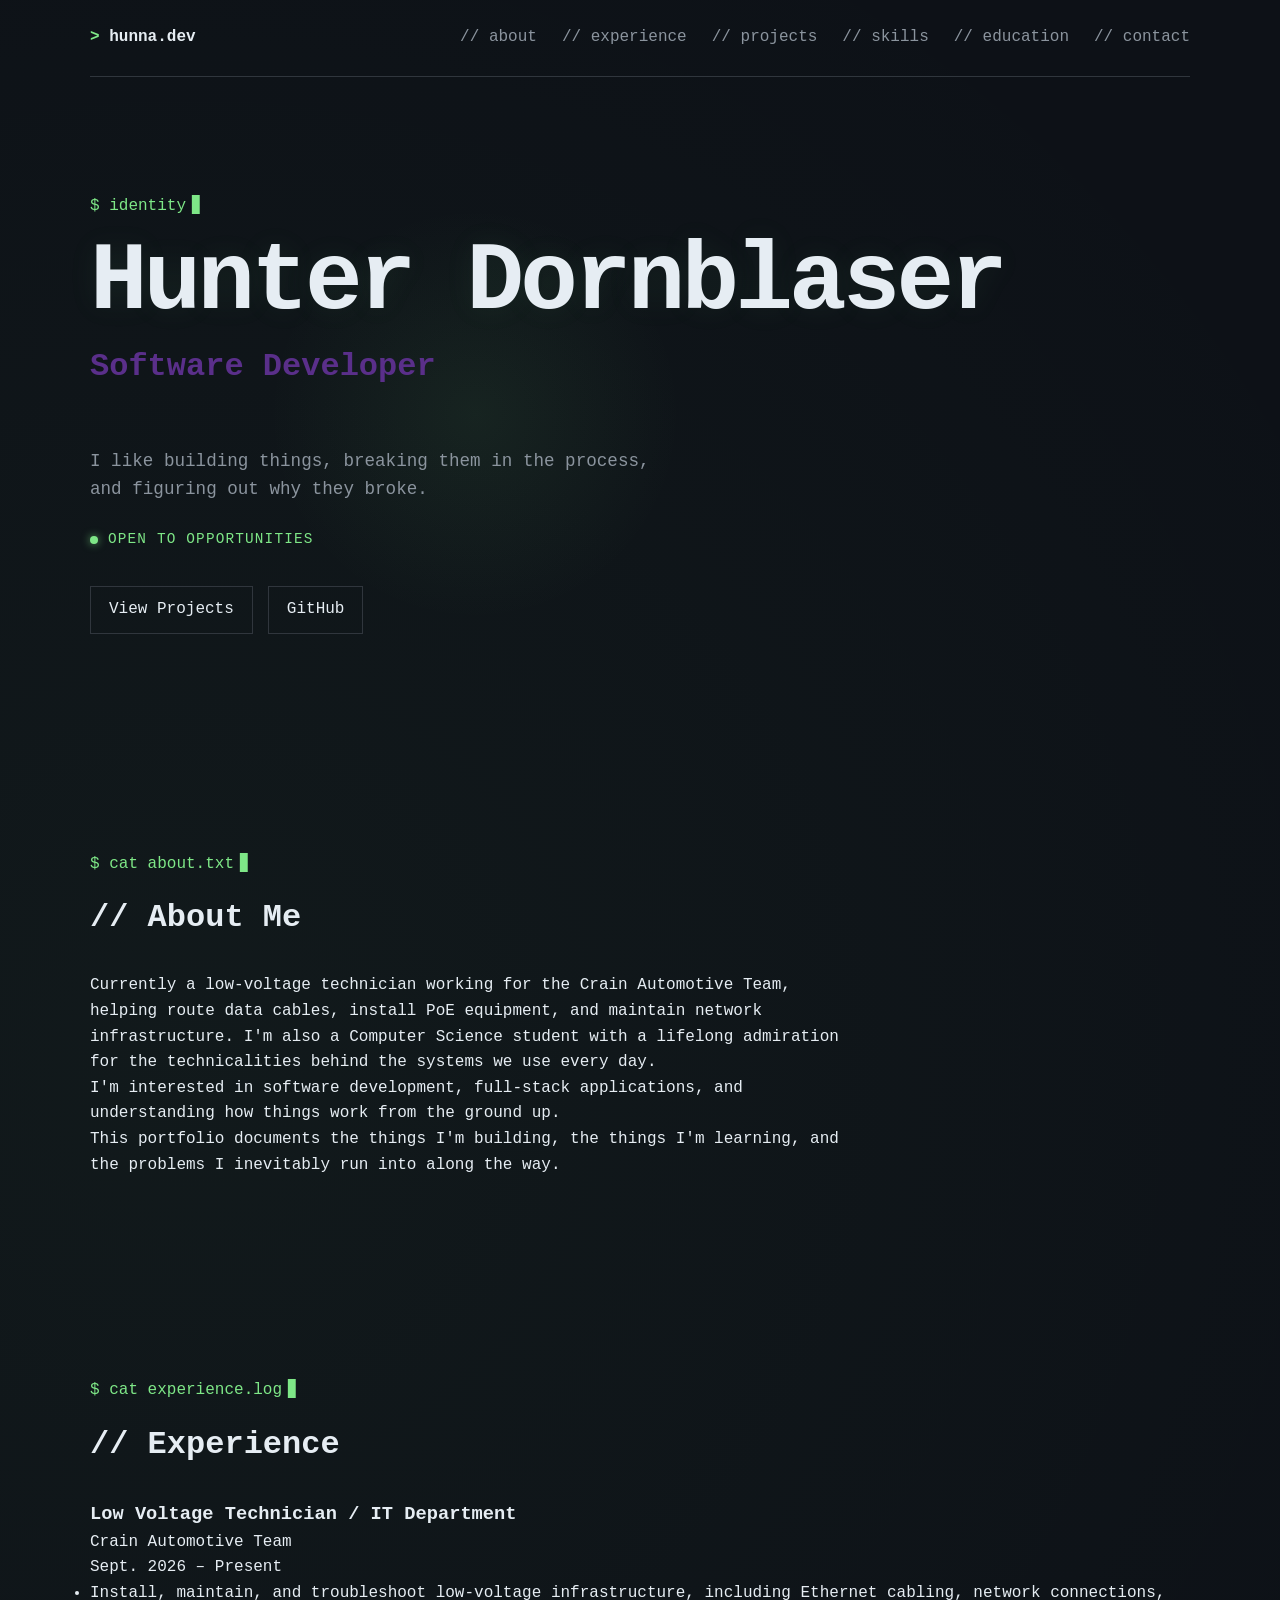
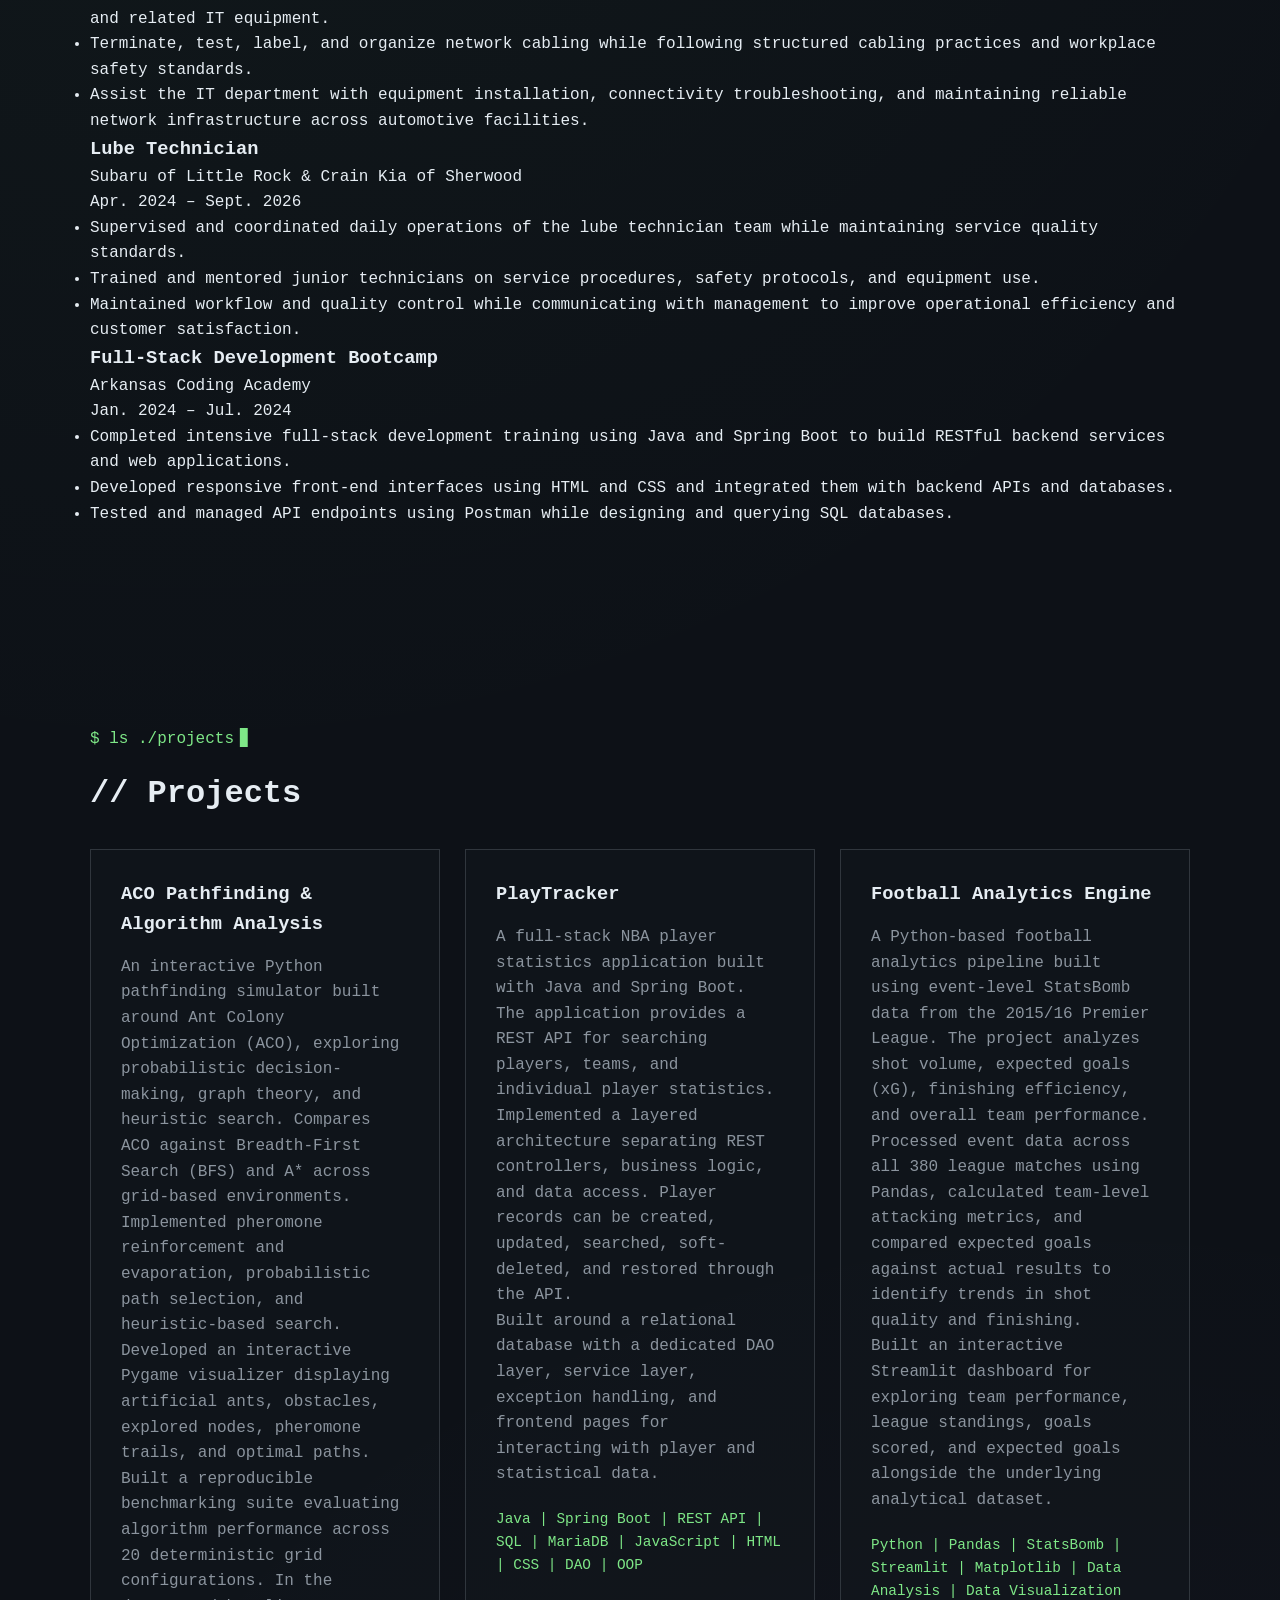
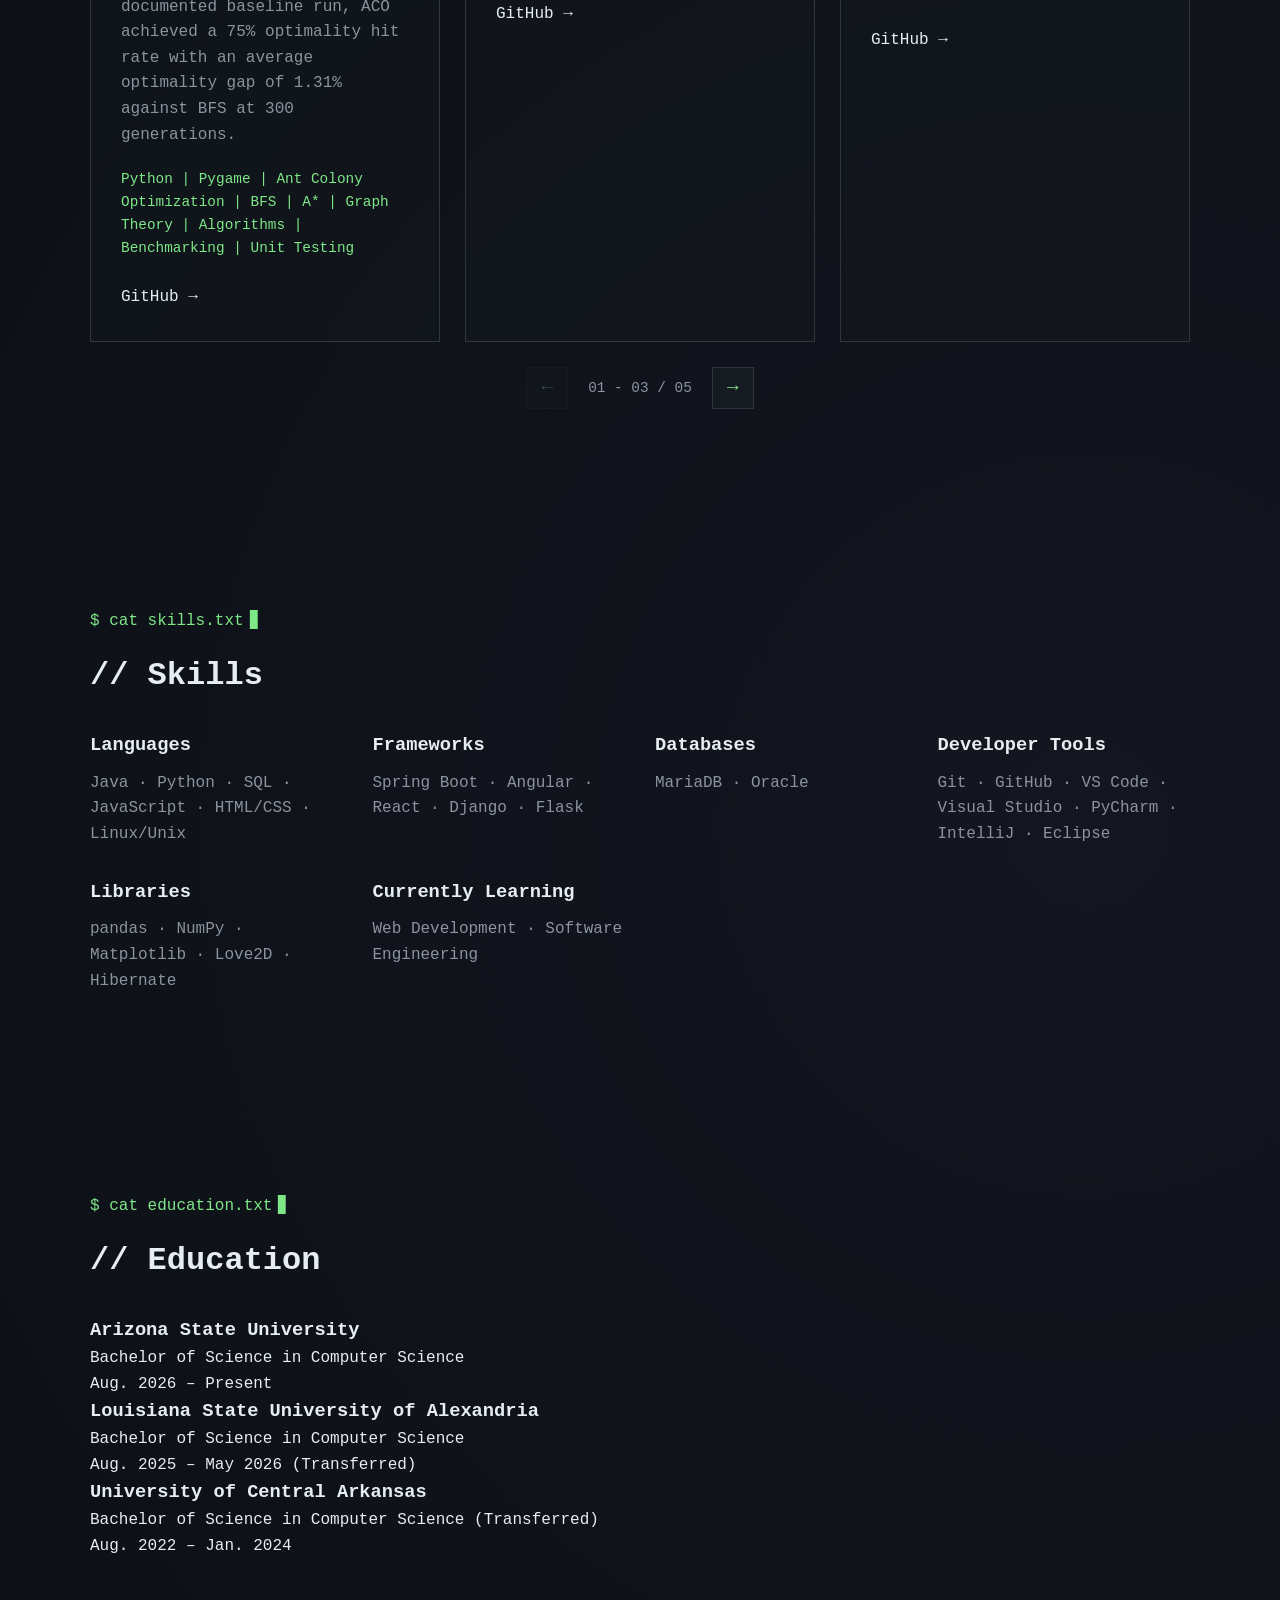
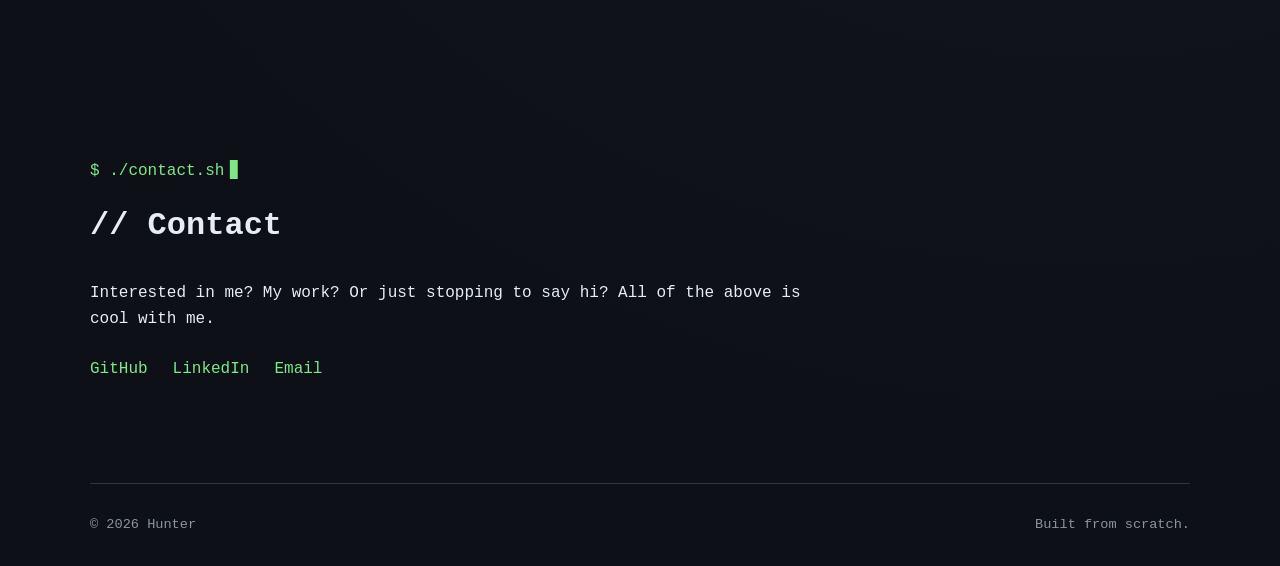
<file: index.html>
<!DOCTYPE html>
<html lang="en">
<head>
    <meta charset="UTF-8">
    <meta name="viewport" content="width=device-width, initial-scale=1.0">
    <meta name="description" content="Hunter Dornblaser — software developer and Computer Science student building software, algorithms, and full-stack applications.">
    <meta name="theme-color" content="#0b0b0f">
    <title>Hunna.dev | Hunter Dornblaser</title>
    <link rel="stylesheet" href="style.css">
    <link rel="icon" type="image/png" href="favicon.png">
</head>

<body>
    <header>
        <nav aria-label="Main navigation">
            <a class="logo" href="/" aria-label="Hunna.dev home">hunna.dev</a>
            <div class="nav-links">
                <a href="#about">// about</a>
                <a href="#experience">// experience</a>
                <a href="#projects">// projects</a>
                <a href="#skills">// skills</a>
                <a href="#education">// education</a>
                <a href="#contact">// contact</a>
            </div>
        </nav>
    </header>

    <main>
        <section id="hero" aria-labelledby="hero-title">
            <p class="terminal-line">$ identity</p>
            <h1 id="hero-title">Hunter Dornblaser</h1>
            <h2>Software Developer</h2>
            <p class="intro">
                I like building things, breaking them in the process, and figuring out why they broke.
            </p>
            <p class="availability">
                <span class="status-dot" aria-hidden="true"></span>
                Open to opportunities
            </p>
            <div class="hero-buttons">
                <a href="#projects">View Projects</a>
                <a href="https://github.com/DustyLawnChair" target="_blank" rel="noopener noreferrer">
                    GitHub
                </a>
            </div>
        </section>

        <section id="about" aria-labelledby="about-title">
            <p class="terminal-line">$ cat about.txt</p>
            <h2 id="about-title">// About Me</h2>
            <p>
                Currently a low-voltage technician working for the Crain Automotive Team,
                helping route data cables, install PoE equipment, and maintain network
                infrastructure. I'm also a Computer Science student with a lifelong
                admiration for the technicalities behind the systems we use every day.
            </p>
            <p>
                I'm interested in software development, full-stack applications, and
                understanding how things work from the ground up.
            </p>
            <p>
                This portfolio documents the things I'm building, the things I'm learning,
                and the problems I inevitably run into along the way.
            </p>
        </section>

        <section id="experience" aria-labelledby="experience-title">
            <p class="terminal-line">$ cat experience.log</p>
            <h2 id="experience-title">// Experience</h2>

            <article class="experience-item">
                <div class="experience-header">
                    <div>
                        <h3>Low Voltage Technician / IT Department</h3>
                        <p class="company">Crain Automotive Team</p>
                    </div>
                    <span>Sept. 2026 – Present</span>
                </div>
                <ul>
                    <li>Install, maintain, and troubleshoot low-voltage infrastructure, including Ethernet cabling, network connections, and related IT equipment.</li>
                    <li>Terminate, test, label, and organize network cabling while following structured cabling practices and workplace safety standards.</li>
                    <li>Assist the IT department with equipment installation, connectivity troubleshooting, and maintaining reliable network infrastructure across automotive facilities.</li>
                </ul>
            </article>

            <article class="experience-item">
                <div class="experience-header">
                    <div>
                        <h3>Lube Technician</h3>
                        <p class="company">Subaru of Little Rock &amp; Crain Kia of Sherwood</p>
                    </div>
                    <span>Apr. 2024 – Sept. 2026</span>
                </div>
                <ul>
                    <li>Supervised and coordinated daily operations of the lube technician team while maintaining service quality standards.</li>
                    <li>Trained and mentored junior technicians on service procedures, safety protocols, and equipment use.</li>
                    <li>Maintained workflow and quality control while communicating with management to improve operational efficiency and customer satisfaction.</li>
                </ul>
            </article>

            <article class="experience-item">
                <div class="experience-header">
                    <div>
                        <h3>Full-Stack Development Bootcamp</h3>
                        <p class="company">Arkansas Coding Academy</p>
                    </div>
                    <span>Jan. 2024 – Jul. 2024</span>
                </div>
                <ul>
                    <li>Completed intensive full-stack development training using Java and Spring Boot to build RESTful backend services and web applications.</li>
                    <li>Developed responsive front-end interfaces using HTML and CSS and integrated them with backend APIs and databases.</li>
                    <li>Tested and managed API endpoints using Postman while designing and querying SQL databases.</li>
                </ul>
            </article>
        </section>

        <section id="projects" aria-labelledby="projects-title">
            <p class="terminal-line">$ ls ./projects</p>
            <h2 id="projects-title">// Projects</h2>

            <div class="projects-wrapper">
                <div class="projects-container" id="projects-container" aria-label="Project portfolio">

                    <article class="project-card">
                        <h3>ACO Pathfinding &amp; Algorithm Analysis</h3>
                        <p>
                            An interactive Python pathfinding simulator built around Ant Colony
                            Optimization (ACO), exploring probabilistic decision-making, graph
                            theory, and heuristic search. Compares ACO against Breadth-First
                            Search (BFS) and A* across grid-based environments.
                        </p>
                        <p>
                            Implemented pheromone reinforcement and evaporation, probabilistic
                            path selection, and heuristic-based search. Developed an interactive
                            Pygame visualizer displaying artificial ants, obstacles, explored
                            nodes, pheromone trails, and optimal paths.
                        </p>
                        <p>
                            Built a reproducible benchmarking suite evaluating algorithm
                            performance across 20 deterministic grid configurations. In the
                            documented baseline run, ACO achieved a 75% optimality hit rate
                            with an average optimality gap of 1.31% against BFS at 300 generations.
                        </p>
                        <p class="technologies">
                            Python | Pygame | Ant Colony Optimization | BFS | A* |
                            Graph Theory | Algorithms | Benchmarking | Unit Testing
                        </p>
                        <div class="project-links">
                            <a href="https://github.com/DustyLawnChair/aco-pathfinding" target="_blank" rel="noopener noreferrer">
                                GitHub →
                            </a>
                        </div>
                    </article>

                    <article class="project-card">
                        <h3>PlayTracker</h3>
                        <p>
                            A full-stack NBA player statistics application built with Java
                            and Spring Boot. The application provides a REST API for searching
                            players, teams, and individual player statistics.
                        </p>
                        <p>
                            Implemented a layered architecture separating REST controllers,
                            business logic, and data access. Player records can be created,
                            updated, searched, soft-deleted, and restored through the API.
                        </p>
                        <p>
                            Built around a relational database with a dedicated DAO layer,
                            service layer, exception handling, and frontend pages for
                            interacting with player and statistical data.
                        </p>
                        <p class="technologies">
                            Java | Spring Boot | REST API | SQL | MariaDB |
                            JavaScript | HTML | CSS | DAO | OOP
                        </p>
                        <div class="project-links">
                            <a href="https://github.com/DustyLawnChair/HunnasProjects" target="_blank" rel="noopener noreferrer">
                                GitHub →
                            </a>
                        </div>
                    </article>

                    <article class="project-card">
                        <h3>Football Analytics Engine</h3>
                        <p>
                            A Python-based football analytics pipeline built using event-level
                            StatsBomb data from the 2015/16 Premier League. The project analyzes
                            shot volume, expected goals (xG), finishing efficiency, and overall
                            team performance.
                        </p>
                        <p>
                            Processed event data across all 380 league matches using Pandas,
                            calculated team-level attacking metrics, and compared expected
                            goals against actual results to identify trends in shot quality
                            and finishing.
                        </p>
                        <p>
                            Built an interactive Streamlit dashboard for exploring team
                            performance, league standings, goals scored, and expected goals
                            alongside the underlying analytical dataset.
                        </p>
                        <p class="technologies">
                            Python | Pandas | StatsBomb | Streamlit | Matplotlib |
                            Data Analysis | Data Visualization
                        </p>
                        <div class="project-links">
                            <a href="https://github.com/DustyLawnChair/football-analytics-engine" target="_blank" rel="noopener noreferrer">
                                GitHub →
                            </a>
                        </div>
                    </article>

                    <article class="project-card">
                        <h3>Sudoku Solver</h3>
                        <p>
                            An interactive Sudoku solver and puzzle generator built with
                            Python and Tkinter. The application uses backtracking with
                            Minimum Remaining Values (MRV) optimization to efficiently
                            solve Sudoku puzzles.
                        </p>
                        <p>
                            Implemented puzzle validation, unique-solution verification,
                            randomized puzzle generation, and difficulty-based generation.
                            The solver also tracks search attempts, backtracks, and execution
                            time to analyze solving performance.
                        </p>
                        <p>
                            Built an interactive desktop interface with editable Sudoku grids,
                            difficulty selection, real-time input validation, invalid-move
                            feedback, and visual distinction between puzzle clues and
                            solver-generated values.
                        </p>
                        <p class="technologies">
                            Python | Tkinter | Backtracking | MRV | Algorithms |
                            Unit Testing | GUI
                        </p>
                        <div class="project-links">
                            <a href="https://github.com/DustyLawnChair/sudoku-solver" target="_blank" rel="noopener noreferrer">
                                GitHub →
                            </a>
                        </div>
                    </article>

                    <article class="project-card">
                        <h3>Fish'n Weather</h3>
                        <p>
                            A full-stack weather and fishing application built with Java
                            and Spring Boot. The application combines weather, astronomical,
                            and mapping data to provide fishing conditions for a selected location.
                        </p>
                        <p>
                            Implemented interactive maps with Leaflet, integrated external
                            APIs for weather and location data, and developed a fishing
                            condition rating based on environmental factors.
                        </p>
                        <p>
                            Deployed as a containerized Spring Boot application using Docker
                            and hosted on Render.
                        </p>
                        <p class="technologies">
                            Java | Spring Boot | JavaScript | Thymeleaf |
                            Leaflet | HTML | CSS | REST APIs | Docker
                        </p>
                        <div class="project-links">
                            <a href="https://github.com/DustyLawnChair/Fishing-Weather-App" target="_blank" rel="noopener noreferrer">
                                GitHub →
                            </a>
                            <a href="https://fishing-weather-app.onrender.com" target="_blank" rel="noopener noreferrer">
                                Live Demo →
                            </a>
                        </div>
                    </article>
                </div>

                <div class="carousel-controls" aria-label="Project carousel controls">
                    <button class="carousel-button"
                            id="projects-prev"
                            type="button"
                            aria-label="Show previous projects"
                            aria-controls="projects-container"
                            disabled>
                        ←
                    </button>
                    <span class="carousel-indicator"
                          id="projects-indicator"
                          aria-live="polite"
                          aria-atomic="true">
                        01 - 03 / 05
                    </span>
                    <button class="carousel-button"
                            id="projects-next"
                            type="button"
                            aria-label="Show next projects"
                            aria-controls="projects-container">
                        →
                    </button>
                </div>
            </div>
        </section>

        <section id="skills" aria-labelledby="skills-title">
            <p class="terminal-line">$ cat skills.txt</p>
            <h2 id="skills-title">// Skills</h2>
            <div class="skills-container">
                <div>
                    <h3>Languages</h3>
                    <p>Java · Python · SQL · JavaScript · HTML/CSS · Linux/Unix</p>
                </div>
                <div>
                    <h3>Frameworks</h3>
                    <p>Spring Boot · Angular · React · Django · Flask</p>
                </div>
                <div>
                    <h3>Databases</h3>
                    <p>MariaDB · Oracle</p>
                </div>
                <div>
                    <h3>Developer Tools</h3>
                    <p>Git · GitHub · VS Code · Visual Studio · PyCharm · IntelliJ · Eclipse</p>
                </div>
                <div>
                    <h3>Libraries</h3>
                    <p>pandas · NumPy · Matplotlib · Love2D · Hibernate</p>
                </div>
                <div>
                    <h3>Currently Learning</h3>
                    <p>Web Development · Software Engineering</p>
                </div>
            </div>
        </section>

        <section id="education" aria-labelledby="education-title">
            <p class="terminal-line">$ cat education.txt</p>
            <h2 id="education-title">// Education</h2>
            <article class="education-item">
                <h3>Arizona State University</h3>
                <p>Bachelor of Science in Computer Science</p>
                <span>Aug. 2026 – Present</span>
            </article>
            <article class="education-item">
                <h3>Louisiana State University of Alexandria</h3>
                <p>Bachelor of Science in Computer Science</p>
                <span>Aug. 2025 – May 2026 (Transferred)</span>
            </article>
            <article class="education-item">
                <h3>University of Central Arkansas</h3>
                <p>Bachelor of Science in Computer Science (Transferred)</p>
                <span>Aug. 2022 – Jan. 2024</span>
            </article>
        </section>

        <section id="contact" aria-labelledby="contact-title">
            <p class="terminal-line">$ ./contact.sh</p>
            <h2 id="contact-title">// Contact</h2>
            <p>
                Interested in me? My work? Or just stopping to say hi?
                All of the above is cool with me.
            </p>
            <div class="contact-links">
                <a href="https://github.com/DustyLawnChair" target="_blank" rel="noopener noreferrer">GitHub</a>
                <a href="https://linkedin.com/in/hunter-dornblaser" target="_blank" rel="noopener noreferrer">LinkedIn</a>
                <a href="mailto:hgdornblaser@gmail.com">Email</a>
            </div>
        </section>
    </main>

    <footer>
        <p>© <span id="current-year">2026</span> Hunter</p>
        <p>Built from scratch.</p>
    </footer>

    <script>
        (() => {
            "use strict";

            const container = document.getElementById("projects-container");
            const cards = Array.from(document.querySelectorAll(".project-card"));
            const previousButton = document.getElementById("projects-prev");
            const nextButton = document.getElementById("projects-next");
            const indicator = document.getElementById("projects-indicator");
            const yearElement = document.getElementById("current-year");

            if (yearElement) {
                yearElement.textContent = new Date().getFullYear();
            }

            if (!container || cards.length === 0 ||
                !previousButton || !nextButton || !indicator) {
                return;
            }

            let currentIndex = 0;
            let resizeFrame = null;

            function getProjectsPerView() {
                return window.matchMedia("(max-width: 700px)").matches ? 1 : 3;
            }

            function getMaxIndex() {
                return Math.max(0, cards.length - getProjectsPerView());
            }

            function updateCarousel({ scroll = true } = {}) {
                const projectsPerView = getProjectsPerView();
                const maxIndex = getMaxIndex();

                currentIndex = Math.min(Math.max(currentIndex, 0), maxIndex);

                const firstCard = cards[0];
                const cardStyles = window.getComputedStyle(firstCard);
                const containerStyles = window.getComputedStyle(container);
                const cardWidth = firstCard.getBoundingClientRect().width;
                const gap = Number.parseFloat(containerStyles.columnGap) ||
                            Number.parseFloat(containerStyles.gap) ||
                            Number.parseFloat(cardStyles.marginRight) || 0;

                if (scroll) {
                    container.scrollTo({
                        left: currentIndex * (cardWidth + gap),
                        behavior: window.matchMedia("(prefers-reduced-motion: reduce)").matches
                            ? "auto"
                            : "smooth"
                    });
                }

                const firstVisible = currentIndex + 1;
                const lastVisible = Math.min(currentIndex + projectsPerView, cards.length);

                indicator.textContent = projectsPerView === 1
                    ? `${String(firstVisible).padStart(2, "0")} / ${String(cards.length).padStart(2, "0")}`
                    : `${String(firstVisible).padStart(2, "0")} - ${String(lastVisible).padStart(2, "0")} / ${String(cards.length).padStart(2, "0")}`;

                previousButton.disabled = currentIndex === 0;
                nextButton.disabled = currentIndex === maxIndex;
            }

            nextButton.addEventListener("click", () => {
                currentIndex += 1;
                updateCarousel();
            });

            previousButton.addEventListener("click", () => {
                currentIndex -= 1;
                updateCarousel();
            });

            window.addEventListener("resize", () => {
                if (resizeFrame !== null) {
                    window.cancelAnimationFrame(resizeFrame);
                }

                resizeFrame = window.requestAnimationFrame(() => {
                    updateCarousel({ scroll: false });
                    resizeFrame = null;
                });
            });

            updateCarousel({ scroll: false });
        })();
    </script>
</body>
</html>
</file>
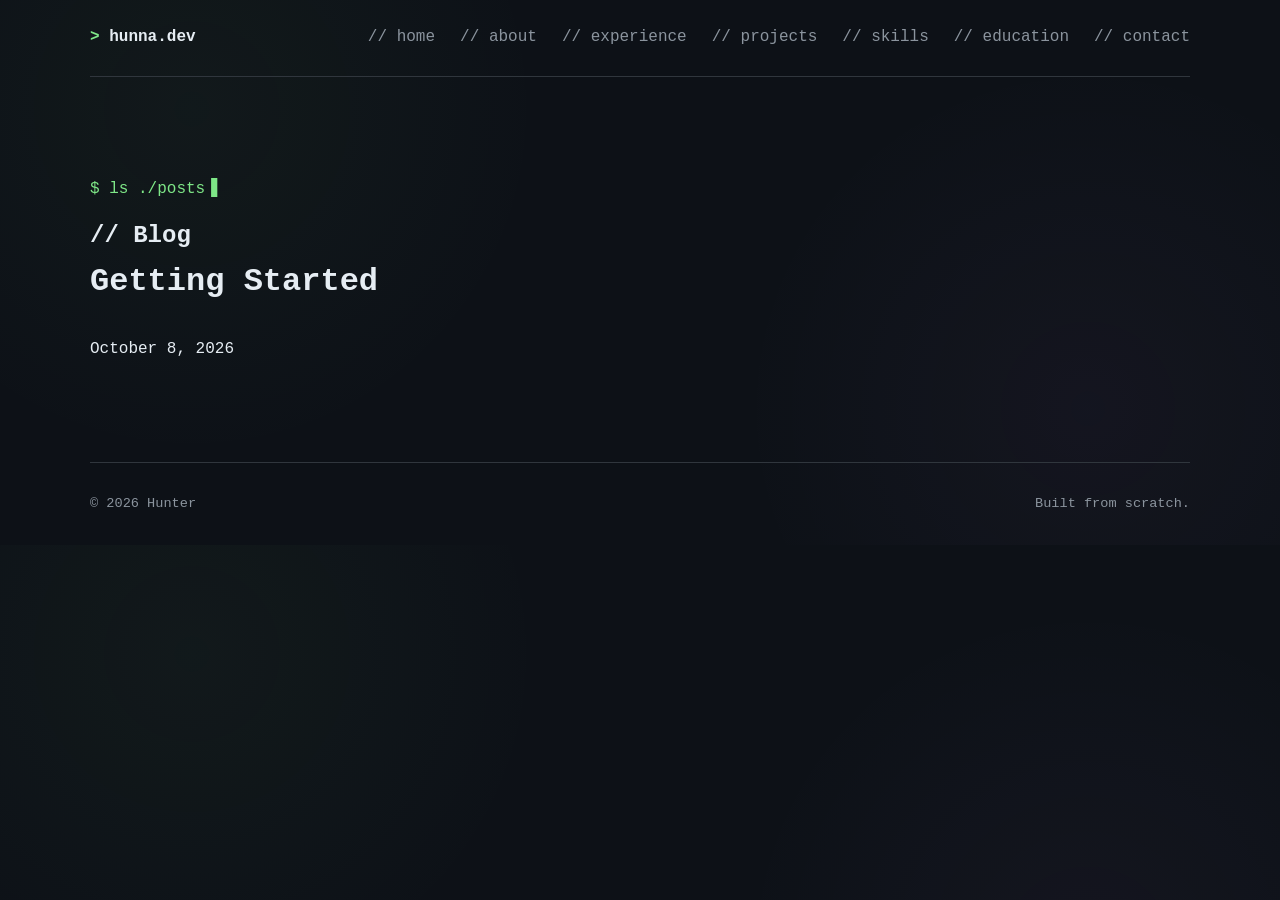
<file: blog/index.html>
<!DOCTYPE html>
<html lang="en">

<head>
    <meta charset="UTF-8">
    <meta name="viewport" content="width=device-width, initial-scale=1.0">

    <title>Hunna.dev - Blog</title>

    <link rel="stylesheet" href="../style.css">
    <link rel="icon" type="image/png" href="../favicon.png">
</head>

<body>

    <header>
        <nav>

            <a href="../" class="logo">hunna.dev</a>

            <div class="nav-links">
                <a href="../">// home</a>
                <a href="../#about">// about</a>
                <a href="../#experience">// experience</a>
                <a href="../#projects">// projects</a>
                <a href="../#skills">// skills</a>
                <a href="../#education">// education</a>
                <a href="../#contact">// contact</a>
            </div>

        </nav>
    </header>

    <main>

        <section id="blog">

            <p class="terminal-line">$ ls ./posts</p>

            <h1>// Blog</h1>

            <div class="blog-posts">

                
            <article class="blog-post">

                <p class="blog-date"></p>

                <h2>
                    <a href="posts/first-post.html">
                        Getting Started
                    </a>
                </h2>

                <p>October 8, 2026</p>

            </article>
            

            </div>

        </section>

    </main>

    <footer>
        <p>© 2026 Hunter</p>
        <p>Built from scratch.</p>
    </footer>

</body>

</html>
</file>
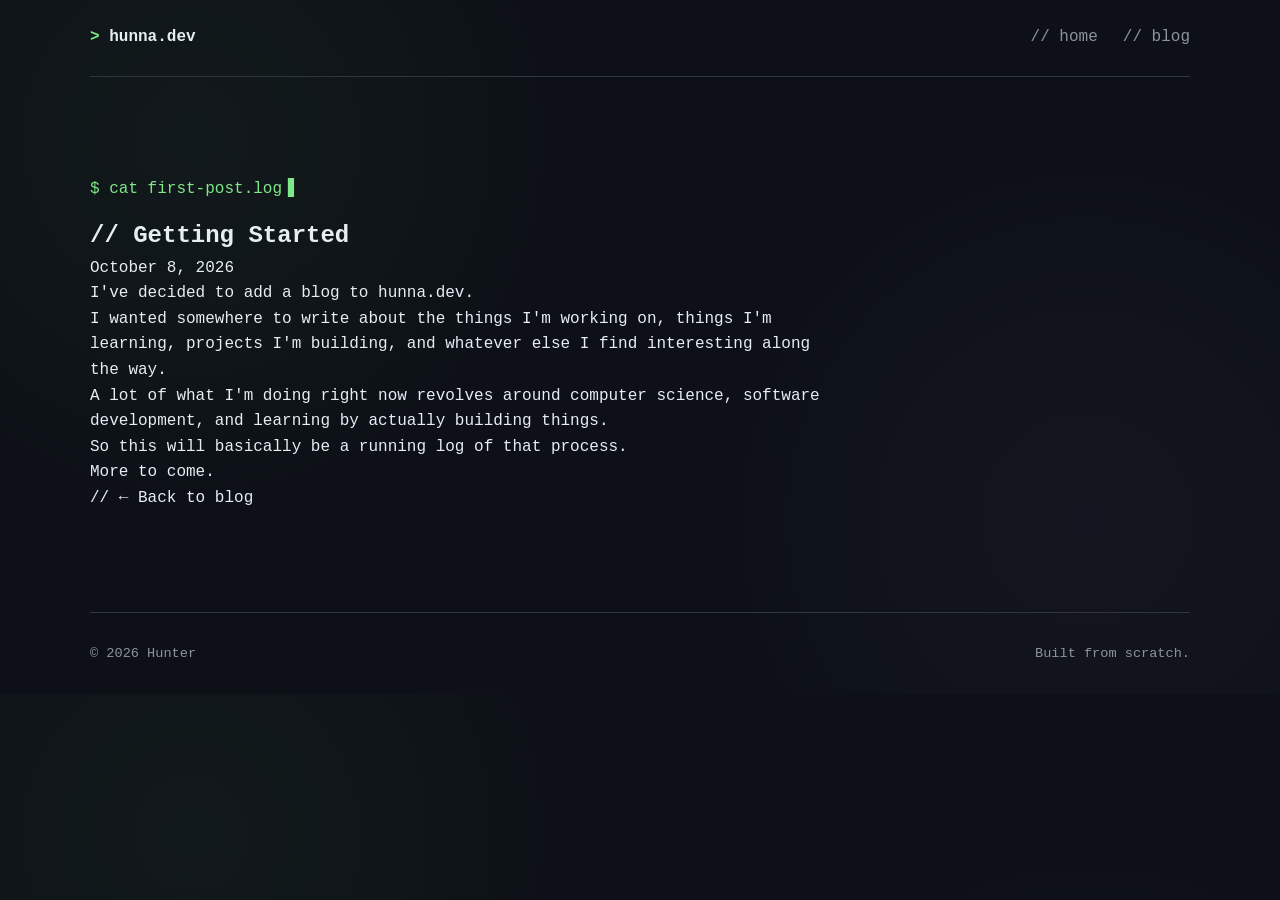
<file: blog/posts/first-post.html>
<!DOCTYPE html>
<html lang="en">

<head>
    <meta charset="UTF-8">
    <meta name="viewport" content="width=device-width, initial-scale=1.0">

    <title>Getting Started - Hunna.dev</title>

    <link rel="stylesheet" href="../../style.css">
    <link rel="icon" type="image/png" href="../../favicon.png">
</head>

<body>

    <header>
        <nav>
            <a href="../../" class="logo">hunna.dev</a>

            <div class="nav-links">
                <a href="../../">// home</a>
                <a href="../">// blog</a>
            </div>
        </nav>
    </header>

    <main>

        <section class="blog-entry">

            <p class="terminal-line">$ cat first-post.log</p>

            <h1>// Getting Started</h1>
<p>October 8, 2026</p>
<p>I&#x27;ve decided to add a blog to hunna.dev.</p>
<p>I wanted somewhere to write about the things I&#x27;m working on, things I&#x27;m learning, projects I&#x27;m building, and whatever else I find interesting along the way.</p>
<p>A lot of what I&#x27;m doing right now revolves around computer science, software development, and learning by actually building things.</p>
<p>So this will basically be a running log of that process.</p>
<p>More to come.</p>

            <p>
                <a href="../">// ← Back to blog</a>
            </p>

        </section>

    </main>

    <footer>
        <p>© 2026 Hunter</p>
        <p>Built from scratch.</p>
    </footer>

</body>

</html>
</file>
<file: style.css>
/* ========================================
   BASE
   ======================================== */

* {
    margin: 0;
    padding: 0;
    box-sizing: border-box;
}

:root {
    --bg: #0d1117;
    --bg-secondary: #161b22;
    --text: #e6edf3;
    --text-muted: #8b949e;
    --border: #30363d;
    --green: #7ee787;
    --purple: #5a2f8a;
    --blue: #58a6ff;
}

html {
    scroll-behavior: smooth;
}

body {
    background:
        radial-gradient(
            circle at 15% 20%,
            rgba(126, 231, 135, 0.04),
            transparent 30%
        ),
        radial-gradient(
            circle at 85% 75%,
            rgba(192, 132, 252, 0.04),
            transparent 30%
        ),
        var(--bg);
    color: var(--text);
    font-family:
        "Courier New",
        Courier,
        monospace;
    line-height: 1.6;
}

a {
    color: inherit;
    text-decoration: none;
}

a:hover {
    text-decoration: underline;
}


/* ========================================
   LAYOUT
   ======================================== */

header,
main,
footer {
    width: min(1100px, 90%);
    margin: 0 auto;
}

section {
    padding: 100px 0;
}


/* ========================================
   NAVIGATION
   ======================================== */

nav {
    display: flex;
    justify-content: space-between;
    align-items: center;
    padding: 25px 0;
    border-bottom: 1px solid var(--border);
}

.logo {
    font-weight: bold;
    color: var(--text);
    transition:
        color 0.2s ease,
        text-shadow 0.2s ease;
}

.logo::before {
    content: "> ";
    color: var(--green);
}

.logo:hover {
    color: var(--green);
    text-decoration: none;
    text-shadow:
        0 0 8px rgba(126, 231, 135, 0.35);
}

.nav-links {
    display: flex;
    gap: 25px;
}

.nav-links a {
    color: var(--text-muted);
    transition:
        color 0.2s ease,
        text-shadow 0.2s ease;
}

.nav-links a:hover {
    color: var(--blue);
    text-decoration: none;
    text-shadow:
        0 0 8px rgba(88, 166, 255, 0.35);
}


/* ========================================
   TERMINAL
   ======================================== */

.terminal-line {
    color: var(--green);
    margin-bottom: 15px;
}

.terminal-line::after {
    content: "▋";
    margin-left: 6px;
    animation: blink 1s steps(1) infinite;
}

@keyframes blink {
    50% {
        opacity: 0;
    }
}


/* ========================================
   HERO
   ======================================== */

#hero {
    min-height: 75vh;
    display: flex;
    flex-direction: column;
    justify-content: center;
    position: relative;
}

#hero::before {
    content: "";
    position: absolute;
    width: 450px;
    height: 450px;
    top: 50%;
    left: 35%;
    transform: translate(-50%, -50%);
    background:
        radial-gradient(
            circle,
            rgba(126, 231, 135, 0.07),
            transparent 65%
        );
    pointer-events: none;
    z-index: -1;
}

#hero h1 {
    font-size: clamp(3rem, 8vw, 6rem);
    line-height: 1;
    letter-spacing: -0.04em;
    text-shadow:
        0 0 30px rgba(126, 231, 135, 0.08);
}

#hero h2 {
    color: var(--purple);
    font-size: clamp(1.2rem, 3vw, 2rem);
    margin-top: 10px;
}

.intro {
    max-width: 600px;
    margin-top: 25px;
    color: #8b949e;
    font-size: 1.1rem;
}

.availability {
    display: flex;
    align-items: center;
    gap: 10px;
    margin-top: 25px;
    color: var(--green);
    font-size: 0.9rem;
    text-transform: uppercase;
    letter-spacing: 0.08em;
}

.status-dot {
    width: 8px;
    height: 8px;
    border-radius: 50%;
    background: var(--green);
    box-shadow:
        0 0 8px rgba(126, 231, 135, 0.7);
    animation: statusPulse 2s ease-in-out infinite;
}

@keyframes statusPulse {
    0%,
    100% {
        opacity: 1;
        transform: scale(1);
    }

    50% {
        opacity: 0.45;
        transform: scale(0.85);
    }
}

.hero-buttons {
    display: flex;
    gap: 15px;
    margin-top: 35px;
}

.hero-buttons a {
    border: 1px solid #30363d;
    padding: 10px 18px;
    transition: 0.2s ease;
}

.hero-buttons a:hover {
    border-color: #7ee787;
    color: #7ee787;
    text-decoration: none;
}


/* ========================================
   HEADINGS
   ======================================== */

section h2 {
    font-size: 2rem;
    margin-bottom: 30px;
}

section p {
    max-width: 750px;
}


/* ========================================
   PROJECTS
   ======================================== */

.projects-wrapper {
    position: relative;
}

.projects-container {
    display: flex;
    gap: 25px;
    overflow: hidden;
    scroll-behavior: smooth;
}

.project-card {
    position: relative;
    flex: 0 0 calc((100% - 50px) / 3);
    border: 1px solid var(--border);
    background: rgba(22, 27, 34, 0.35);
    padding: 30px;
    transition:
        border-color 0.25s ease,
        transform 0.25s ease,
        box-shadow 0.25s ease;
}

.project-card:hover {
    border-color: var(--green);
    transform: translateY(-4px);
    box-shadow:
        0 8px 25px rgba(0, 0, 0, 0.25),
        0 0 20px rgba(126, 231, 135, 0.04);
}

.project-card h3 {
    margin-bottom: 15px;
}

.project-card p {
    color: #8b949e;
}

.technologies {
    margin-top: 20px;
    color: #7ee787 !important;
    font-size: 0.9rem;
}

.project-links {
    display: flex;
    gap: 20px;
    margin-top: 25px;
}


/* ========================================
   CAROUSEL CONTROLS
   ======================================== */

.carousel-controls {
    display: flex;
    justify-content: center;
    align-items: center;
    gap: 20px;
    margin-top: 25px;
}

.carousel-button {
    border: 1px solid var(--border);
    background: var(--bg-secondary);
    color: var(--green);
    font-family:
        "Courier New",
        Courier,
        monospace;
    font-size: 1.2rem;
    width: 42px;
    height: 42px;
    cursor: pointer;
    transition:
        border-color 0.2s ease,
        color 0.2s ease,
        box-shadow 0.2s ease,
        opacity 0.2s ease;
}

.carousel-button:hover:not(:disabled) {
    border-color: var(--green);
    color: var(--green);
    box-shadow:
        0 0 12px rgba(126, 231, 135, 0.12);
}

.carousel-button:disabled {
    opacity: 0.25;
    cursor: default;
}

.carousel-indicator {
    color: var(--text-muted);
    font-size: 0.9rem;
    min-width: 90px;
    text-align: center;
}


/* ========================================
   SKILLS
   ======================================== */

.skills-container {
    display: grid;
    grid-template-columns:
        repeat(auto-fit, minmax(250px, 1fr));
    gap: 30px;
}

.skills-container h3 {
    margin-bottom: 10px;
}

.skills-container p {
    color: #8b949e;
}


/* ========================================
   CONTACT
   ======================================== */

.contact-links {
    display: flex;
    gap: 25px;
    margin-top: 25px;
    color: #7ee787;
}


/* ========================================
   FOOTER
   ======================================== */

footer {
    border-top: 1px solid #30363d;
    padding: 30px 0;
    display: flex;
    justify-content: space-between;
    color: #8b949e;
    font-size: 0.85rem;
}


/* ========================================
   MOBILE
   ======================================== */

@media (max-width: 700px) {

    nav {
        flex-direction: column;
        gap: 20px;
    }

    .nav-links {
        flex-wrap: wrap;
        justify-content: center;
    }

    section {
        padding: 70px 0;
    }

    footer {
        flex-direction: column;
        gap: 10px;
    }

    .project-card {
        flex: 0 0 100%;
    }
}
</file>
